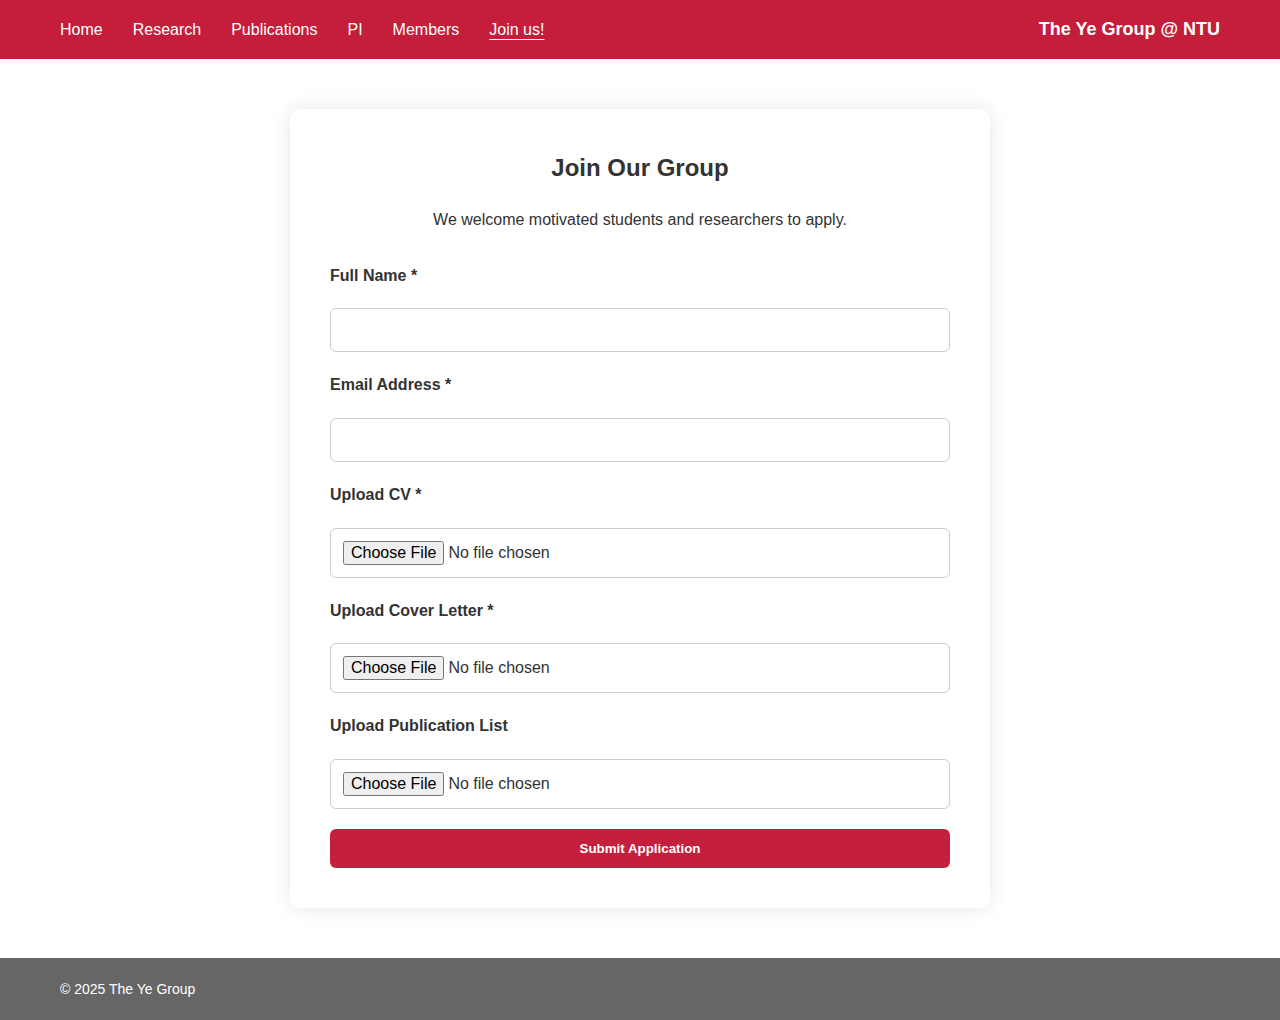
<file: join.html>
<!DOCTYPE html>
<html lang="en">
<head>
  <meta charset="UTF-8" />
  <meta name="viewport" content="width=device-width, initial-scale=1.0"/>
  <title>Join Us | The Ye Group @ NTU</title>
  <link rel="stylesheet" href="Chunchun.css"/>
</head>
<body>

  <!-- Header -->
  <header class="header">
    <div class="header-container">
      <nav>
        <ul class="nav-menu">
          <li><a href="index.html">Home</a></li>
          <li><a href="research.html">Research</a></li>
          <li><a href="publications.html">Publications</a></li>
          <li><a href="pi.html">PI</a></li>
          <li><a href="members.html">Members</a></li>
          <li><a href="join.html" aria-current="page">Join us!</a></li>
        </ul>
      </nav>
      <div class="logo">The Ye Group @ NTU</div>
    </div>
  </header>

  <!-- Join Us Form -->
  <main>
    <section class="application-form">
      <h2>Join Our Group</h2>
      <p>We welcome motivated students and researchers to apply.</p>
  
      <form id="applicationForm" enctype="multipart/form-data">
        <label for="fullName">Full Name *</label>
        <input type="text" id="fullName" name="fullName" required />
      
        <label for="email">Email Address *</label>
        <input type="email" id="email" name="email" required />
      
        <label for="cv">Upload CV *</label>
        <input type="file" id="cv" name="cv" accept=".pdf,.doc,.docx" required />
      
        <label for="coverLetter">Upload Cover Letter *</label>
        <input type="file" id="coverLetter" name="coverLetter" accept=".pdf,.doc,.docx" />
      
        <label for="pubs">Upload Publication List</label>
        <input type="file" id="pubs" name="pubs" accept=".pdf,.doc,.docx" />
      
        <button type="submit">Submit Application</button>
<p id="uploadNotice" style="display:none; color: #555; margin-top: 10px;">
  Uploading may take a few seconds. Please wait until you see a confirmation message.
</p>

      </form>
      
  
      <div id="thankYouMessage" style="display: none; text-align: center; margin-top: 40px;">
        <h3>Thank you for applying!</h3>
        <p>We’ll review your application and get back to you soon.</p>
        <button onclick="goBack()">Go Back</button>
      </div>
    </section>
  </main>
  

  <footer class="footer">
    <div class="footer-container">
      <div class="copyright">© 2025 The Ye Group</div>
    </div>
  </footer>

  <script src="join.js"></script>
</body>
</html>
</file>
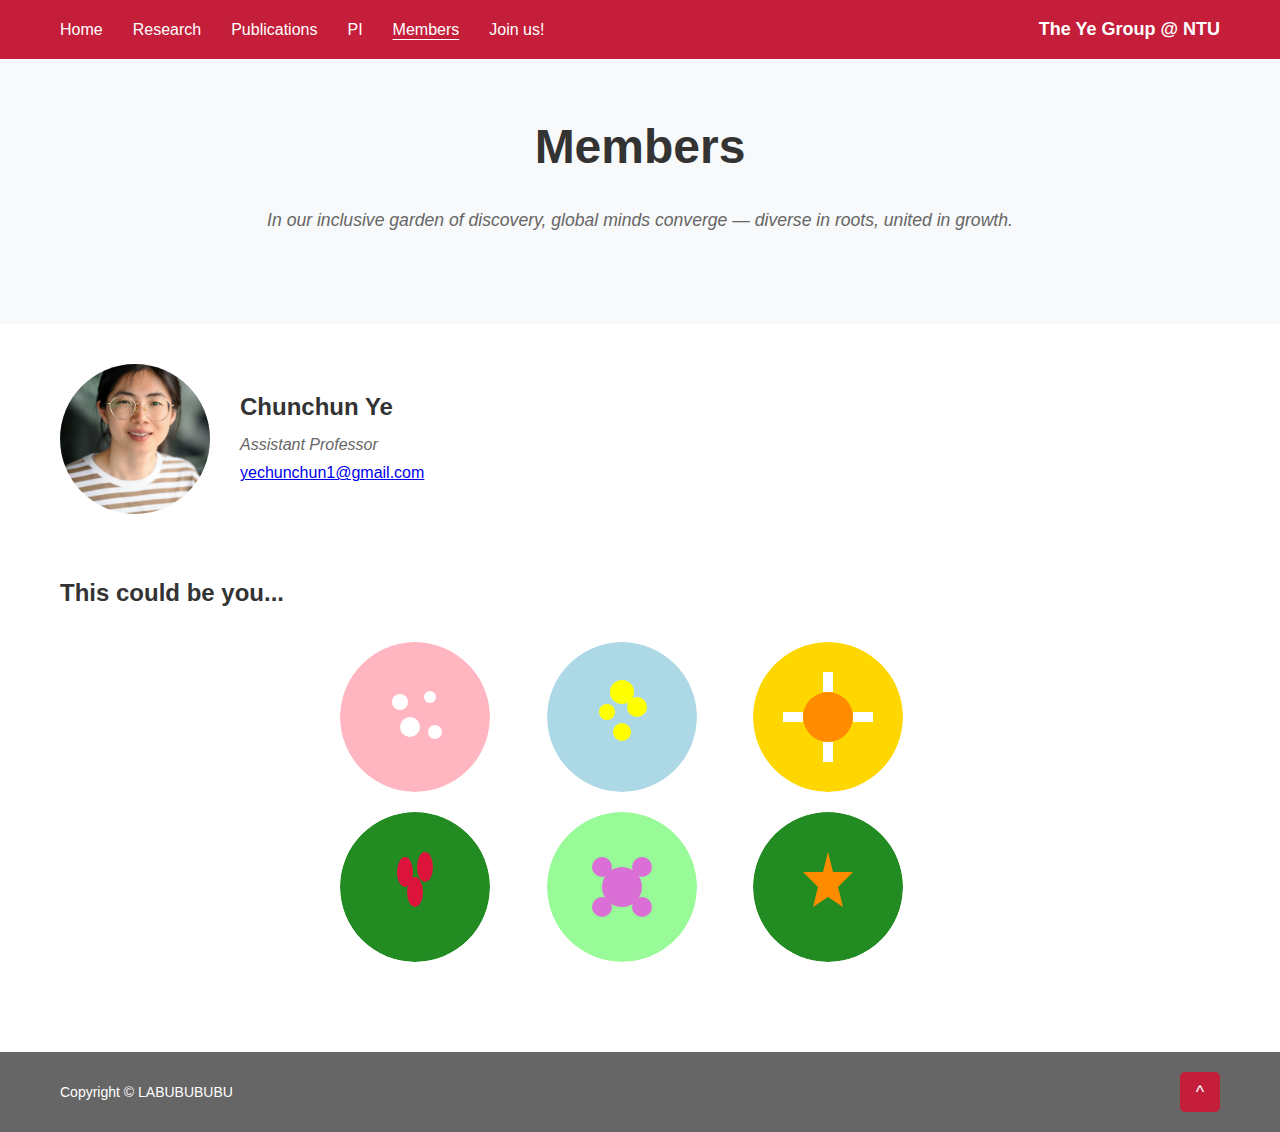
<file: members.html>
<!DOCTYPE html>
<html lang="en">
<head>
  <meta charset="UTF-8" />
  <meta name="viewport" content="width=device-width, initial-scale=1.0"/>
  <title>Members | The Ye Group @ NTU</title>
  <link rel="stylesheet" href="Chunchun.css"/>
</head>
<body>

  <!-- Header & Navigation -->
  <header class="header">
    <div class="header-container">
      <nav aria-label="Primary">
        <ul class="nav-menu">
          <li><a href="index.html">Home</a></li>
          <li><a href="research.html">Research</a></li>
          <li><a href="publications.html">Publications</a></li>
          <li><a href="pi.html">PI</a></li>
          <li><a href="members.html" aria-current="page">Members</a></li>
          <li><a href="join.html">Join us!</a></li>
        </ul>
      </nav>
      <div class="logo">The Ye Group @ NTU</div>
    </div>
  </header>

  <!-- Members Page -->
  <section class="members-hero">
    <h1>Members</h1>
    <p class="members-quote">In our inclusive garden of discovery, global minds converge — diverse in roots, united in growth.</p>
  </section>

  <div class="content-section">
    <!-- Profile -->
    <div class="member-profile">
      <div class="member-photo">
        <!-- Use your real image; change path if it's inside /images -->
        <img src="chunchun.JPG" alt="Chunchun Ye" />
      </div>
      <div class="member-info">
        <h2>Chunchun Ye</h2>
        <p><em>Assistant Professor</em></p>
        <p><a href="mailto:yechunchun1@gmail.com">yechunchun1@gmail.com</a></p>
      </div>
    </div>

    <!-- Future Members -->
    <div class="future-members">
      <h2>This could be you...</h2>
      <div class="flower-grid">
        <div class="flower-circle" style="background-image: url('data:image/svg+xml,<svg xmlns=&quot;http://www.w3.org/2000/svg&quot; viewBox=&quot;0 0 150 150&quot;><circle cx=&quot;75&quot; cy=&quot;75&quot; r=&quot;75&quot; fill=&quot;%23ffb6c1&quot;/><g fill=&quot;%23fff&quot;><circle cx=&quot;60&quot; cy=&quot;60&quot; r=&quot;8&quot;/><circle cx=&quot;90&quot; cy=&quot;55&quot; r=&quot;6&quot;/><circle cx=&quot;70&quot; cy=&quot;85&quot; r=&quot;10&quot;/><circle cx=&quot;95&quot; cy=&quot;90&quot; r=&quot;7&quot;/></g></svg>')"></div>
        <div class="flower-circle" style="background-image: url('data:image/svg+xml,<svg xmlns=&quot;http://www.w3.org/2000/svg&quot; viewBox=&quot;0 0 150 150&quot;><circle cx=&quot;75&quot; cy=&quot;75&quot; r=&quot;75&quot; fill=&quot;%23add8e6&quot;/><g fill=&quot;%23ffff00&quot;><circle cx=&quot;75&quot; cy=&quot;50&quot; r=&quot;12&quot;/><circle cx=&quot;60&quot; cy=&quot;70&quot; r=&quot;8&quot;/><circle cx=&quot;90&quot; cy=&quot;65&quot; r=&quot;10&quot;/><circle cx=&quot;75&quot; cy=&quot;90&quot; r=&quot;9&quot;/></g></svg>')"></div>
        <div class="flower-circle" style="background-image: url('data:image/svg+xml,<svg xmlns=&quot;http://www.w3.org/2000/svg&quot; viewBox=&quot;0 0 150 150&quot;><circle cx=&quot;75&quot; cy=&quot;75&quot; r=&quot;75&quot; fill=&quot;%23ffd700&quot;/><circle cx=&quot;75&quot; cy=&quot;75&quot; r=&quot;25&quot; fill=&quot;%23ff8c00&quot;/><g fill=&quot;%23fff&quot;><rect x=&quot;70&quot; y=&quot;30&quot; width=&quot;10&quot; height=&quot;20&quot;/><rect x=&quot;70&quot; y=&quot;100&quot; width=&quot;10&quot; height=&quot;20&quot;/><rect x=&quot;30&quot; y=&quot;70&quot; width=&quot;20&quot; height=&quot;10&quot;/><rect x=&quot;100&quot; y=&quot;70&quot; width=&quot;20&quot; height=&quot;10&quot;/></g></svg>')"></div>
        <div class="flower-circle" style="background-image: url('data:image/svg+xml,<svg xmlns=&quot;http://www.w3.org/2000/svg&quot; viewBox=&quot;0 0 150 150&quot;><circle cx=&quot;75&quot; cy=&quot;75&quot; r=&quot;75&quot; fill=&quot;%23228b22&quot;/><g fill=&quot;%23dc143c&quot;><ellipse cx=&quot;65&quot; cy=&quot;60&quot; rx=&quot;8&quot; ry=&quot;15&quot;/><ellipse cx=&quot;85&quot; cy=&quot;55&quot; rx=&quot;8&quot; ry=&quot;15&quot;/><ellipse cx=&quot;75&quot; cy=&quot;80&quot; rx=&quot;8&quot; ry=&quot;15&quot;/></g></svg>')"></div>
        <div class="flower-circle" style="background-image: url('data:image/svg+xml,<svg xmlns=&quot;http://www.w3.org/2000/svg&quot; viewBox=&quot;0 0 150 150&quot;><circle cx=&quot;75&quot; cy=&quot;75&quot; r=&quot;75&quot; fill=&quot;%2398fb98&quot;/><g fill=&quot;%23da70d6&quot;><circle cx=&quot;75&quot; cy=&quot;75&quot; r=&quot;20&quot;/><circle cx=&quot;55&quot; cy=&quot;55&quot; r=&quot;10&quot;/><circle cx=&quot;95&quot; cy=&quot;55&quot; r=&quot;10&quot;/><circle cx=&quot;55&quot; cy=&quot;95&quot; r=&quot;10&quot;/><circle cx=&quot;95&quot; cy=&quot;95&quot; r=&quot;10&quot;/></g></svg>')"></div>
        <div class="flower-circle" style="background-image: url('data:image/svg+xml,<svg xmlns=&quot;http://www.w3.org/2000/svg&quot; viewBox=&quot;0 0 150 150&quot;><circle cx=&quot;75&quot; cy=&quot;75&quot; r=&quot;75&quot; fill=&quot;%23228b22&quot;/><g fill=&quot;%23ff8c00&quot;><polygon points=&quot;75,40 80,60 100,60 85,75 90,95 75,85 60,95 65,75 50,60 70,60&quot;/></g></svg>')"></div>
      </div>
    </div>
  </div>

  <!-- Footer -->
  <footer class="footer">
    <div class="footer-container">
      <div class="copyright">Copyright © LABUBUBUBU</div>
      <div class="back-to-top" role="button" tabindex="0" aria-label="Back to top">^</div>
    </div>
  </footer>

  <!-- JS (hybrid: highlights nav + back-to-top) -->
  <script src="Chunchun.js"></script>
</body>
</html>
</file>
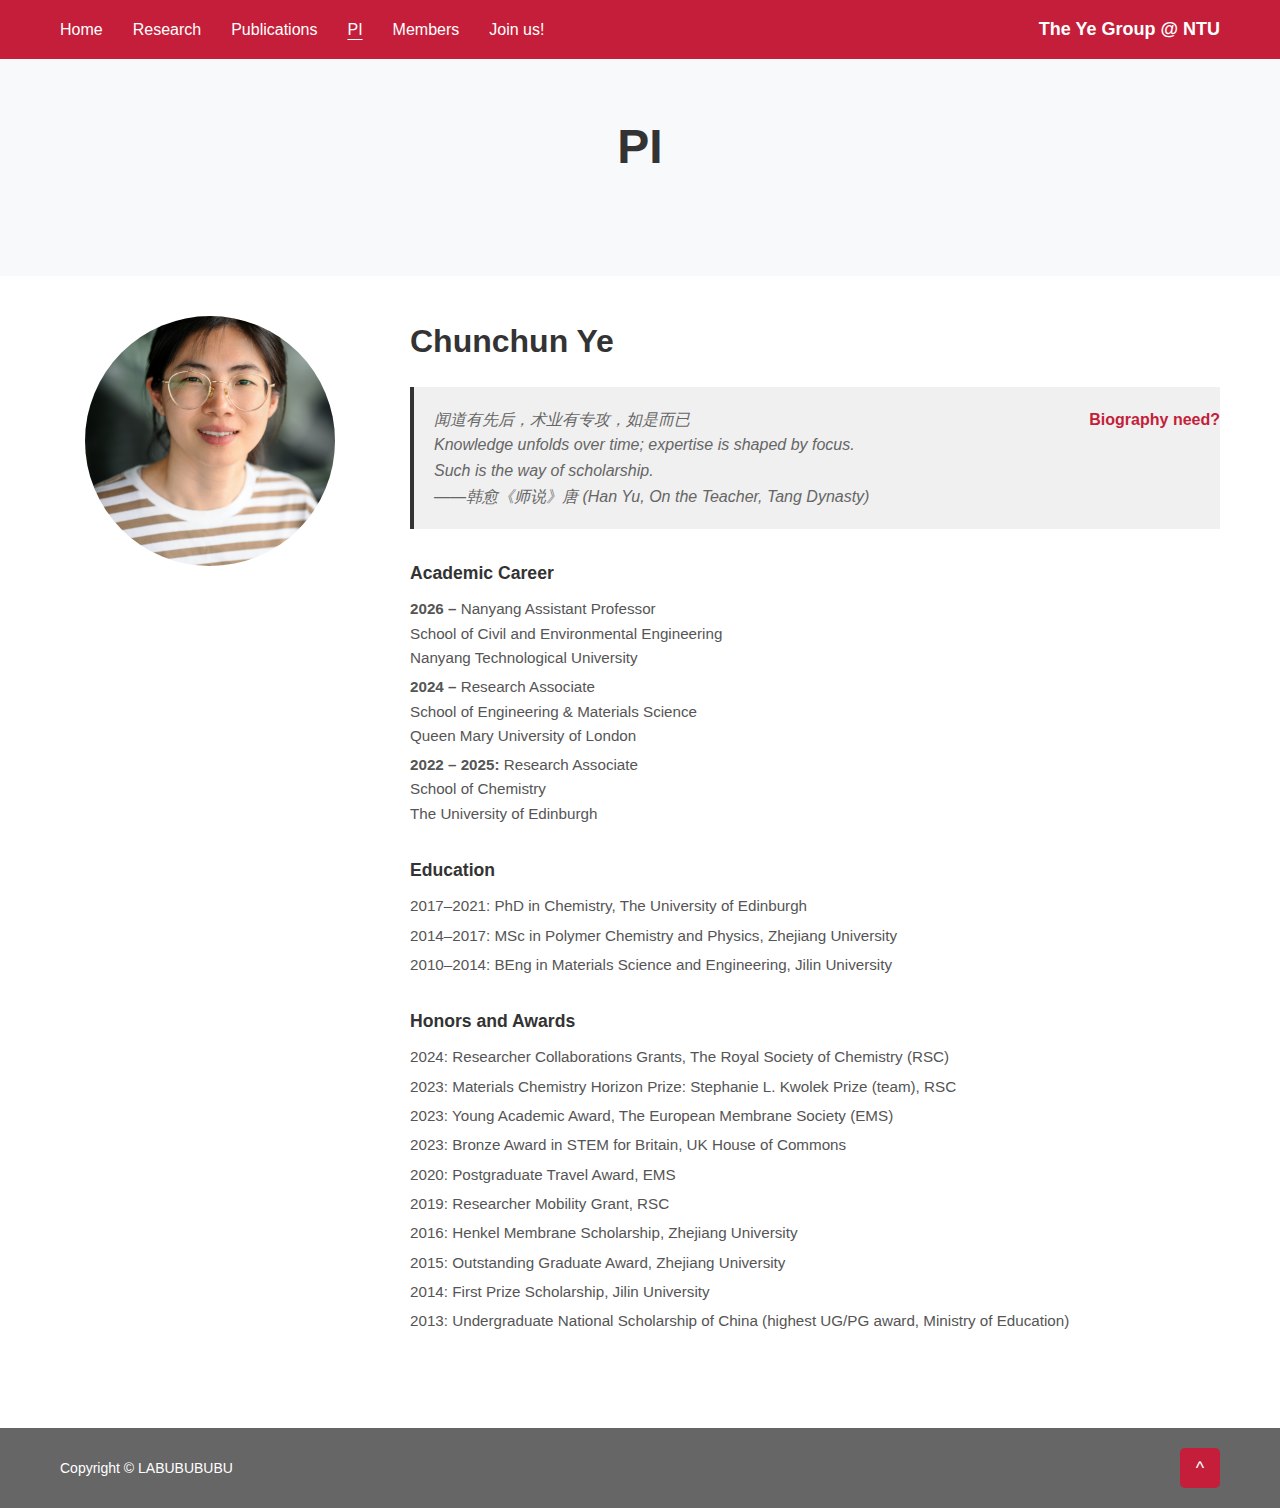
<file: pi.html>
<!DOCTYPE html>
<html lang="en">
<head>
  <meta charset="UTF-8" />
  <meta name="viewport" content="width=device-width, initial-scale=1.0"/>
  <title>PI | The Ye Group @ NTU</title>
  <link rel="stylesheet" href="Chunchun.css"/>
</head>
<body>

  <!-- Header & Navigation -->
  <header class="header">
    <div class="header-container">
      <nav aria-label="Primary">
        <ul class="nav-menu">
          <li><a href="index.html">Home</a></li>
          <li><a href="research.html">Research</a></li>
          <li><a href="publications.html">Publications</a></li>
          <li><a href="pi.html" aria-current="page">PI</a></li>
          <li><a href="members.html">Members</a></li>
          <li><a href="join.html">Join us!</a></li>
        </ul>
      </nav>
      <div class="logo">The Ye Group @ NTU</div>
    </div>
  </header>

  <!-- PI Page -->
  <section class="pi-hero">
    <h1>PI</h1>
  </section>

  <div class="content-section">
    <div class="pi-content">
      <div class="pi-photo" aria-hidden="true">
        <img
          src="chunchun.JPG" />
      </div>

      <div class="pi-info">
        <h2>Chunchun Ye</h2>
        <div class="biography-note">Biography need?</div>

        <div class="chinese-quote">
          闻道有先后，术业有专攻，如是而已<br>
          <em>Knowledge unfolds over time; expertise is shaped by focus.<br>
          Such is the way of scholarship.</em><br>
          ——韩愈《师说》唐 (Han Yu, <em>On the Teacher</em>, Tang Dynasty)
        </div>

        <div class="career-section">
          <h3>Academic Career</h3>
          <ul>
            <li><strong>2026 –</strong> Nanyang Assistant Professor<br>
              School of Civil and Environmental Engineering<br>
              Nanyang Technological University</li>
            <li><strong>2024 –</strong> Research Associate<br>
              School of Engineering &amp; Materials Science<br>
              Queen Mary University of London</li>
            <li><strong>2022 – 2025:</strong> Research Associate<br>
              School of Chemistry<br>
              The University of Edinburgh</li>
          </ul>
        </div>

        <div class="education-section">
          <h3>Education</h3>
          <ul>
            <li>2017–2021: PhD in Chemistry, The University of Edinburgh</li>
            <li>2014–2017: MSc in Polymer Chemistry and Physics, Zhejiang University</li>
            <li>2010–2014: BEng in Materials Science and Engineering, Jilin University</li>
          </ul>
        </div>

        <div class="awards-section">
          <h3>Honors and Awards</h3>
          <ul>
            <li>2024: Researcher Collaborations Grants, The Royal Society of Chemistry (RSC)</li>
            <li>2023: Materials Chemistry Horizon Prize: Stephanie L. Kwolek Prize (team), RSC</li>
            <li>2023: Young Academic Award, The European Membrane Society (EMS)</li>
            <li>2023: Bronze Award in STEM for Britain, UK House of Commons</li>
            <li>2020: Postgraduate Travel Award, EMS</li>
            <li>2019: Researcher Mobility Grant, RSC</li>
            <li>2016: Henkel Membrane Scholarship, Zhejiang University</li>
            <li>2015: Outstanding Graduate Award, Zhejiang University</li>
            <li>2014: First Prize Scholarship, Jilin University</li>
            <li>2013: Undergraduate National Scholarship of China (highest UG/PG award, Ministry of Education)</li>
          </ul>
        </div>
      </div>
    </div>
  </div>

  <!-- Footer -->
  <footer class="footer">
    <div class="footer-container">
      <div class="copyright">Copyright © LABUBUBUBU</div>
      <div class="back-to-top" role="button" tabindex="0" aria-label="Back to top">^</div>
    </div>
  </footer>

  <!-- JS (hybrid) -->
  <script src="Chunchun.js"></script>
</body>
</html>
</file>
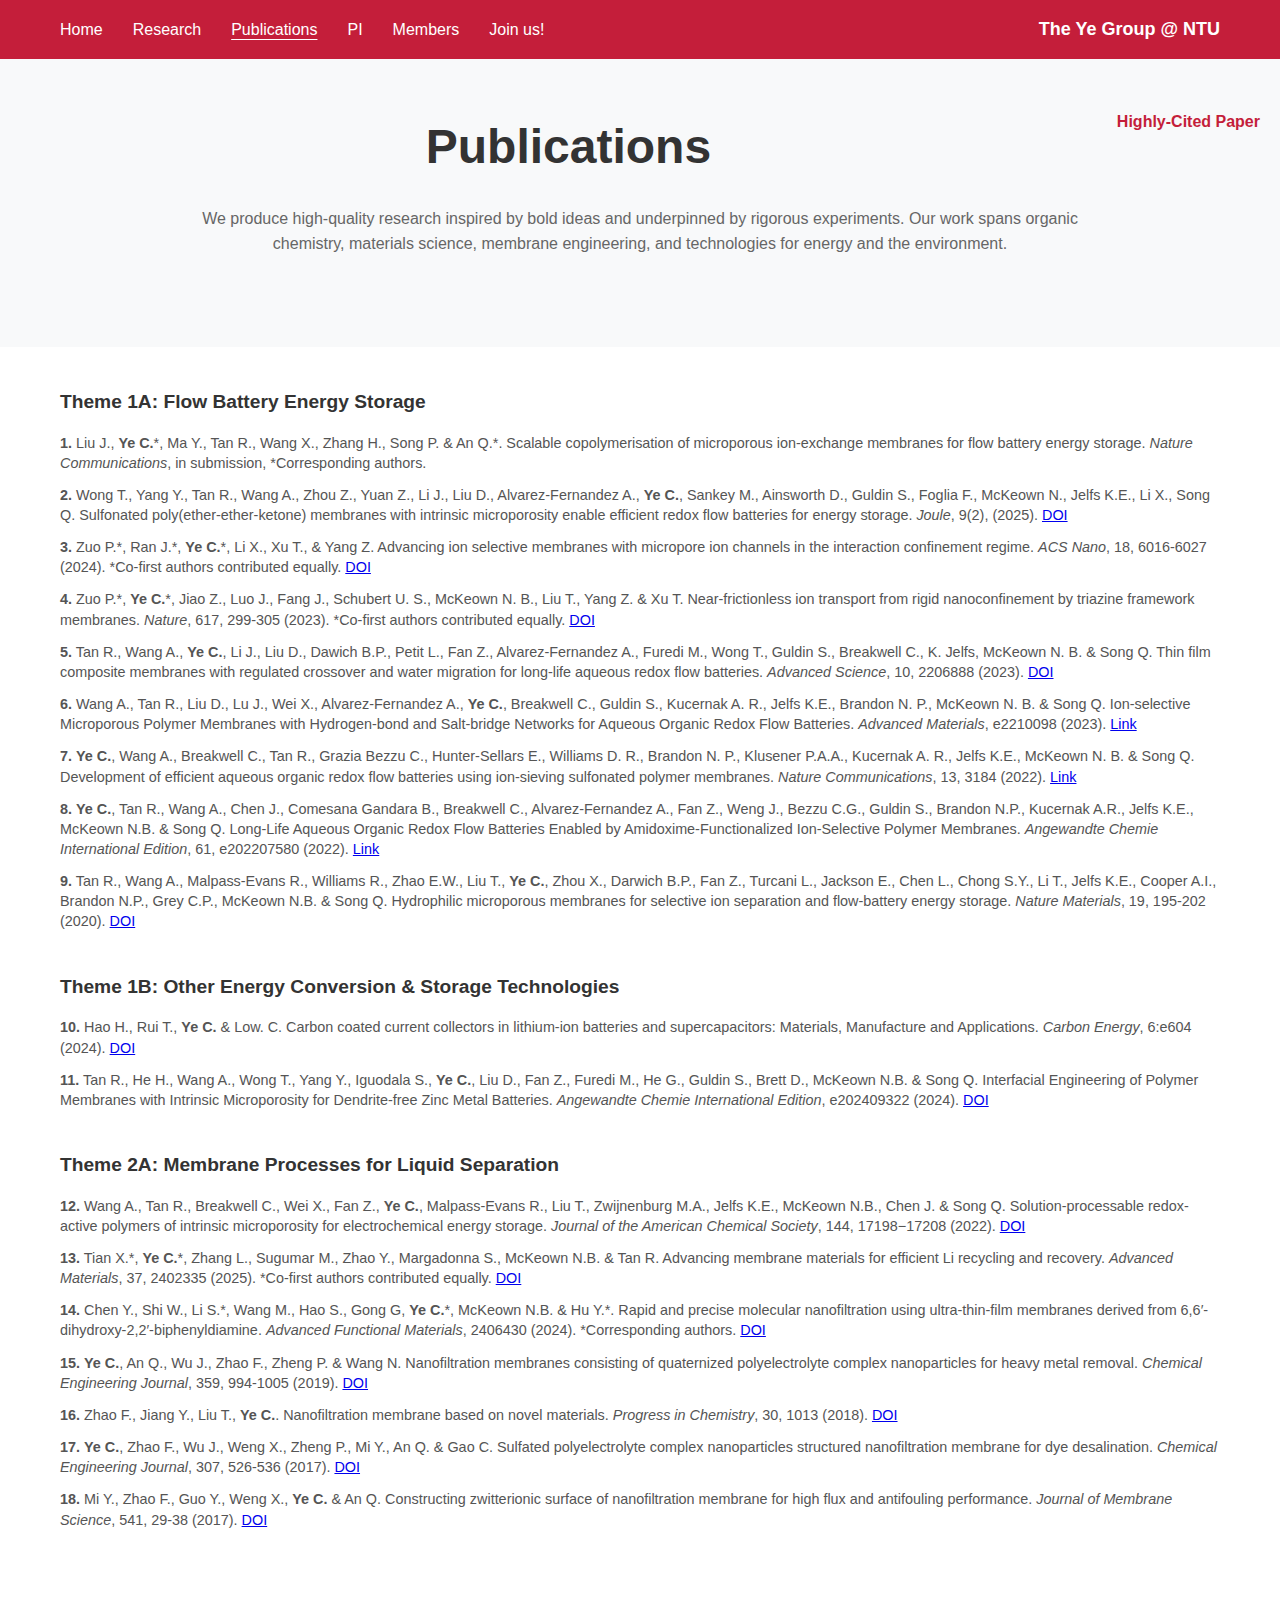
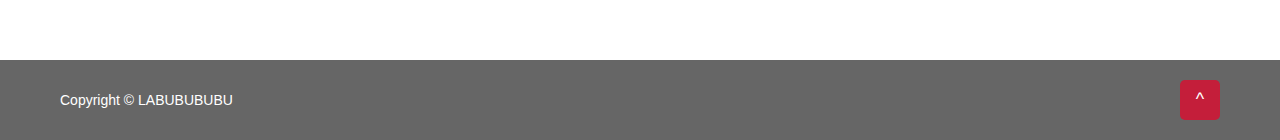
<file: publications.html>
<!DOCTYPE html>
<html lang="en">
<head>
  <meta charset="UTF-8" />
  <meta name="viewport" content="width=device-width, initial-scale=1.0"/>
  <title>Publications | The Ye Group @ NTU</title>
  <link rel="stylesheet" href="Chunchun.css"/>
</head>
<body>

  <!-- Header & Navigation -->
  <header class="header">
    <div class="header-container">
      <nav aria-label="Primary">
        <ul class="nav-menu">
          <li><a href="index.html">Home</a></li>
          <li><a href="research.html">Research</a></li>
          <li><a href="publications.html" aria-current="page">Publications</a></li>
          <li><a href="pi.html">PI</a></li>
          <li><a href="members.html">Members</a></li>
          <li><a href="join.html">Join us!</a></li>
        </ul>
      </nav>
      <div class="logo">The Ye Group @ NTU</div>
    </div>
  </header>

  <!-- Publications Hero -->
  <section class="publications-hero">
    <div class="highly-cited">Highly-Cited Paper</div>
    <h1>Publications</h1>
    <p class="pub-intro">
      We produce high-quality research inspired by bold ideas and underpinned by rigorous experiments.
      Our work spans organic chemistry, materials science, membrane engineering, and technologies for
      energy and the environment.
    </p>
  </section>

  <div class="content-section">

    <!-- Theme 1A -->
    <div class="pub-theme">
      <h2>Theme 1A: Flow Battery Energy Storage</h2>
      <ul class="pub-list">
        <li><strong>1.</strong> Liu J., <strong>Ye C.</strong>*, Ma Y., Tan R., Wang X., Zhang H., Song P. & An Q.*. Scalable copolymerisation of microporous ion-exchange membranes for flow battery energy storage. <em>Nature Communications</em>, in submission, *Corresponding authors.</li>
        <li><strong>2.</strong> Wong T., Yang Y., Tan R., Wang A., Zhou Z., Yuan Z., Li J., Liu D., Alvarez-Fernandez A., <strong>Ye C.</strong>, Sankey M., Ainsworth D., Guldin S., Foglia F., McKeown N., Jelfs K.E., Li X., Song Q. Sulfonated poly(ether-ether-ketone) membranes with intrinsic microporosity enable efficient redox flow batteries for energy storage. <em>Joule</em>, 9(2), (2025). <a href="https://doi.org/10.1016/j.joule.2024.11.012" target="_blank">DOI</a></li>
        <li><strong>3.</strong> Zuo P.*, Ran J.*, <strong>Ye C.</strong>*, Li X., Xu T., & Yang Z. Advancing ion selective membranes with micropore ion channels in the interaction confinement regime. <em>ACS Nano</em>, 18, 6016-6027 (2024). *Co-first authors contributed equally. <a href="https://doi.org/10.1021/acsnano.3c12616" target="_blank">DOI</a></li>
        <li><strong>4.</strong> Zuo P.*, <strong>Ye C.</strong>*, Jiao Z., Luo J., Fang J., Schubert U. S., McKeown N. B., Liu T., Yang Z. & Xu T. Near-frictionless ion transport from rigid nanoconfinement by triazine framework membranes. <em>Nature</em>, 617, 299-305 (2023). *Co-first authors contributed equally. <a href="https://doi.org/10.1038/s41586-023-05888-x" target="_blank">DOI</a></li>
        <li><strong>5.</strong> Tan R., Wang A., <strong>Ye C.</strong>, Li J., Liu D., Dawich B.P., Petit L., Fan Z., Alvarez-Fernandez A., Furedi M., Wong T., Guldin S., Breakwell C., K. Jelfs, McKeown N. B. & Song Q. Thin film composite membranes with regulated crossover and water migration for long-life aqueous redox flow batteries. <em>Advanced Science</em>, 10, 2206888 (2023). <a href="https://doi.org/10.1002/advs.202206888" target="_blank">DOI</a></li>
        <li><strong>6.</strong> Wang A., Tan R., Liu D., Lu J., Wei X., Alvarez-Fernandez A., <strong>Ye C.</strong>, Breakwell C., Guldin S., Kucernak A. R., Jelfs K.E., Brandon N. P., McKeown N. B. & Song Q. Ion-selective Microporous Polymer Membranes with Hydrogen-bond and Salt-bridge Networks for Aqueous Organic Redox Flow Batteries. <em>Advanced Materials</em>, e2210098 (2023). <a href="https://www.ncbi.nlm.nih.gov/pubmed/36634684" target="_blank">Link</a></li>
        <li><strong>7.</strong> <strong>Ye C.</strong>, Wang A., Breakwell C., Tan R., Grazia Bezzu C., Hunter-Sellars E., Williams D. R., Brandon N. P., Klusener P.A.A., Kucernak A. R., Jelfs K.E., McKeown N. B. & Song Q. Development of efficient aqueous organic redox flow batteries using ion-sieving sulfonated polymer membranes. <em>Nature Communications</em>, 13, 3184 (2022). <a href="https://www.ncbi.nlm.nih.gov/pubmed/35676263" target="_blank">Link</a></li>
        <li><strong>8.</strong> <strong>Ye C.</strong>, Tan R., Wang A., Chen J., Comesana Gandara B., Breakwell C., Alvarez-Fernandez A., Fan Z., Weng J., Bezzu C.G., Guldin S., Brandon N.P., Kucernak A.R., Jelfs K.E., McKeown N.B. & Song Q. Long-Life Aqueous Organic Redox Flow Batteries Enabled by Amidoxime-Functionalized Ion-Selective Polymer Membranes. <em>Angewandte Chemie International Edition</em>, 61, e202207580 (2022). <a href="https://www.ncbi.nlm.nih.gov/pubmed/35876472" target="_blank">Link</a></li>
        <li><strong>9.</strong> Tan R., Wang A., Malpass-Evans R., Williams R., Zhao E.W., Liu T., <strong>Ye C.</strong>, Zhou X., Darwich B.P., Fan Z., Turcani L., Jackson E., Chen L., Chong S.Y., Li T., Jelfs K.E., Cooper A.I., Brandon N.P., Grey C.P., McKeown N.B. & Song Q. Hydrophilic microporous membranes for selective ion separation and flow-battery energy storage. <em>Nature Materials</em>, 19, 195-202 (2020). <a href="https://doi.org/10.1038/s41563-019-0536-8" target="_blank">DOI</a></li>
      </ul>
    </div>

    <!-- Theme 1B -->
    <div class="pub-theme">
      <h2>Theme 1B: Other Energy Conversion & Storage Technologies</h2>
      <ul class="pub-list">
        <li><strong>10.</strong> Hao H., Rui T., <strong>Ye C.</strong> & Low. C. Carbon coated current collectors in lithium-ion batteries and supercapacitors: Materials, Manufacture and Applications. <em>Carbon Energy</em>, 6:e604 (2024). <a href="https://doi.org/10.1002/cey2.604" target="_blank">DOI</a></li>
        <li><strong>11.</strong> Tan R., He H., Wang A., Wong T., Yang Y., Iguodala S., <strong>Ye C.</strong>, Liu D., Fan Z., Furedi M., He G., Guldin S., Brett D., McKeown N.B. & Song Q. Interfacial Engineering of Polymer Membranes with Intrinsic Microporosity for Dendrite-free Zinc Metal Batteries. <em>Angewandte Chemie International Edition</em>, e202409322 (2024). <a href="https://doi.org/10.1002/anie.202409322" target="_blank">DOI</a></li>
      </ul>
    </div>

    <!-- Theme 2A -->
    <div class="pub-theme">
      <h2>Theme 2A: Membrane Processes for Liquid Separation</h2>
      <ul class="pub-list">
        <li><strong>12.</strong> Wang A., Tan R., Breakwell C., Wei X., Fan Z., <strong>Ye C.</strong>, Malpass-Evans R., Liu T., Zwijnenburg M.A., Jelfs K.E., McKeown N.B., Chen J. & Song Q. Solution-processable redox-active polymers of intrinsic microporosity for electrochemical energy storage. <em>Journal of the American Chemical Society</em>, 144, 17198−17208 (2022). <a href="https://doi.org/10.1021/jacs.2c07575" target="_blank">DOI</a></li>
        <li><strong>13.</strong> Tian X.*, <strong>Ye C.</strong>*, Zhang L., Sugumar M., Zhao Y., Margadonna S., McKeown N.B. & Tan R. Advancing membrane materials for efficient Li recycling and recovery. <em>Advanced Materials</em>, 37, 2402335 (2025). *Co-first authors contributed equally. <a href="https://doi.org/10.1002/adma.202402335" target="_blank">DOI</a></li>
        <li><strong>14.</strong> Chen Y., Shi W., Li S.*, Wang M., Hao S., Gong G, <strong>Ye C.</strong>*, McKeown N.B. & Hu Y.*. Rapid and precise molecular nanofiltration using ultra-thin-film membranes derived from 6,6′-dihydroxy-2,2′-biphenyldiamine. <em>Advanced Functional Materials</em>, 2406430 (2024). *Corresponding authors. <a href="https://doi.org/10.1002/adfm.202406430" target="_blank">DOI</a></li>
        <li><strong>15.</strong> <strong>Ye C.</strong>, An Q., Wu J., Zhao F., Zheng P. & Wang N. Nanofiltration membranes consisting of quaternized polyelectrolyte complex nanoparticles for heavy metal removal. <em>Chemical Engineering Journal</em>, 359, 994-1005 (2019). <a href="https://doi.org/10.1016/j.cej.2018.11.085" target="_blank">DOI</a></li>
        <li><strong>16.</strong> Zhao F., Jiang Y., Liu T., <strong>Ye C.</strong>. Nanofiltration membrane based on novel materials. <em>Progress in Chemistry</em>, 30, 1013 (2018). <a href="http://doi.org/10.7536/pc171104" target="_blank">DOI</a></li>
        <li><strong>17.</strong> <strong>Ye C.</strong>, Zhao F., Wu J., Weng X., Zheng P., Mi Y., An Q. & Gao C. Sulfated polyelectrolyte complex nanoparticles structured nanofiltration membrane for dye desalination. <em>Chemical Engineering Journal</em>, 307, 526-536 (2017). <a href="https://doi.org/10.1016/j.cej.2016.08.122" target="_blank">DOI</a></li>
        <li><strong>18.</strong> Mi Y., Zhao F., Guo Y., Weng X., <strong>Ye C.</strong> & An Q. Constructing zwitterionic surface of nanofiltration membrane for high flux and antifouling performance. <em>Journal of Membrane Science</em>, 541, 29-38 (2017). <a href="https://doi.org/10.1016/j.memsci.2017.06.091" target="_blank">DOI</a></li>
      </ul>
    </div>
  </div>

  <!-- Footer -->
  <footer class="footer">
    <div class="footer-container">
      <div class="copyright">Copyright © LABUBUBUBU</div>
      <div class="back-to-top">^</div>
    </div>
  </footer>

  <script src="Chunchun.js"></script>
</body>
</html>
</file>
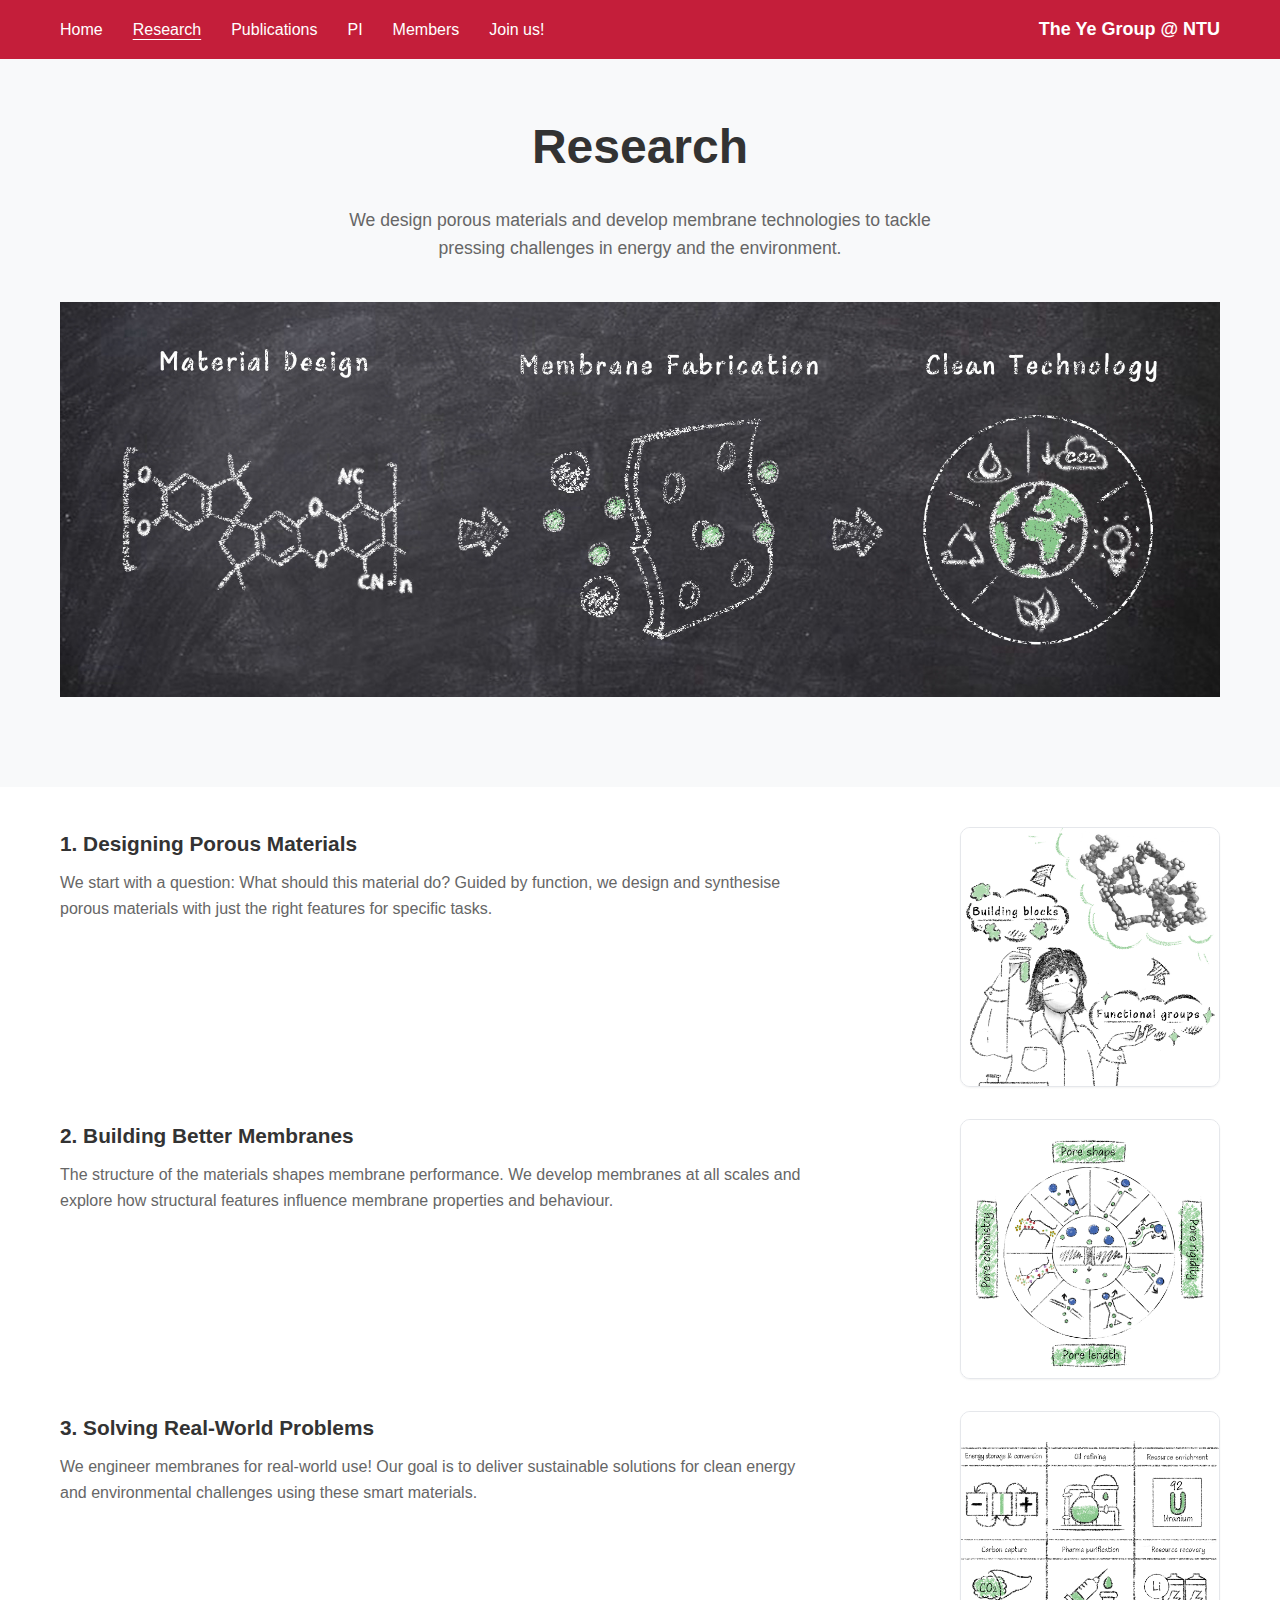
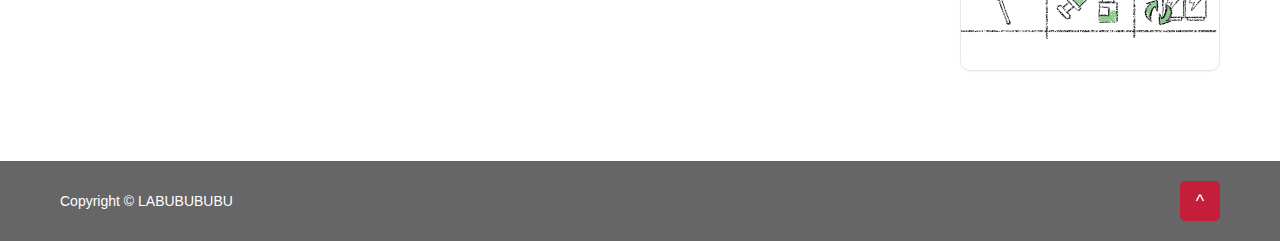
<file: research.html>
<!DOCTYPE html>
<html lang="en">
<head>
  <meta charset="UTF-8" />
  <meta name="viewport" content="width=device-width, initial-scale=1.0"/>
  <title>Research | The Ye Group @ NTU</title>
  <link rel="stylesheet" href="Chunchun.css"/>
</head>
<body>

  <!-- Header & Navigation -->
  <header class="header">
    <div class="header-container">
      <nav aria-label="Primary">
        <ul class="nav-menu">
          <li><a href="index.html">Home</a></li>
          <li><a href="research.html" aria-current="page">Research</a></li>
          <li><a href="publications.html">Publications</a></li>
          <li><a href="pi.html">PI</a></li>
          <li><a href="members.html">Members</a></li>
          <li><a href="join.html">Join us!</a></li>
        </ul>
      </nav>
      <div class="logo">The Ye Group @ NTU</div>
    </div>
  </header>

  <!-- Research Content -->
  <section class="research-hero">
    <h1>Research</h1>
    <p>
      We design porous materials and develop membrane technologies to tackle
      pressing challenges in energy and the environment.
    </p>

    <!-- Replace diagram with image -->
    <div class="research-main">
      <img src="researchmain.jpeg" alt="Research overview" class="research-main"/>
    </div>
  </section>

  <div class="content-section">

    <!-- Three aligned rows: text (left) + image (right) -->
    <div class="research-rows">
  
      <div class="research-row">
        <div class="research-item">
          <h2>1. Designing Porous Materials</h2>
          <p>We start with a question: What should this material do? Guided by
            function, we design and synthesise porous materials with just the right
            features for specific tasks.</p>
        </div>
        <img src="research3.jpeg" alt="Designing porous materials" class="research-thumb">
      </div>
  
      <div class="research-row">
        <div class="research-item">
          <h2>2. Building Better Membranes</h2>
          <p>The structure of the materials shapes membrane performance. We develop
            membranes at all scales and explore how structural features influence
            membrane properties and behaviour.</p>
        </div>
        <img src="research2.jpeg" alt="Building better membranes" class="research-thumb">
      </div>
  
      <div class="research-row">
        <div class="research-item">
          <h2>3. Solving Real-World Problems</h2>
          <p>We engineer membranes for real-world use! Our goal is to deliver
            sustainable solutions for clean energy and environmental challenges using
            these smart materials.</p>
        </div>
        <img src="research1.jpeg" alt="Solving real-world problems" class="research-thumb">
      </div>
  
    </div>
  </div>
  

  <!-- Footer -->
  <footer class="footer">
    <div class="footer-container">
      <div class="copyright">
        Copyright © LABUBUBUBU
      </div>
      <div class="back-to-top">^</div>
    </div>
  </footer>

   <!-- Load your script last (or add defer in the head) -->
   <script src="Chunchun.js"></script>
</body>
</html>
</file>
<file: Chunchun.css>
* {
  margin: 0;
  padding: 0;
  box-sizing: border-box;
}

body {
  font-family: Arial, sans-serif;
  line-height: 1.6;
  color: #333;
}

/* Header */
.header {
  background-color: #c41e3a;
  color: white;
  padding: 15px 0;
}

.header-container {
  max-width: 1200px;
  margin: 0 auto;
  display: flex;
  justify-content: space-between;
  align-items: center;
  padding: 0 20px;
}

.nav-menu {
  display: flex;
  list-style: none;
  gap: 30px;
}

.nav-menu a {
  color: white;
  text-decoration: none;
  font-weight: 500;
  font-size: 16px;
  cursor: pointer;
  transition: opacity 0.3s;
}

.nav-menu a:hover {
  opacity: 0.8;
}

.nav-menu a.active,
.nav-menu a[aria-current="page"] {
  opacity: 1;
  text-decoration: underline;
  text-underline-offset: 4px;
}

.logo {
  font-size: 18px;
  font-weight: bold;
}

/* Page Container */
.page {
  display: block;
  min-height: calc(100vh - 60px);
}

/* Home Page */
.hero-section {
  position: relative;
  width: 100%;
  height: 600px; /* set fixed height for banner */
  overflow: hidden;
}

.hero-section img.hero-img {
  width: 100%;
  height: 100%;
  object-fit: cover; /* keeps proportions but crops edges if needed */
  display: block;
}

.hero-overlay {
  position: absolute;
  top: 50%;
  left: 50%;
  transform: translate(-50%, -50%);
  background: rgba(255, 255, 255, 0.85);
  padding: 25px 40px;
  border-radius: 10px;
  text-align: center;
}





.hero-title {
  font-size: 2.5rem;
  font-weight: bold;
  margin-bottom: 15px;
  color: #333;
}

.hero-subtitle {
  font-size: 1.3rem;
  font-style: italic;
  color: #666;
  margin-bottom: 0;
}

/* Content sections */
.content-section {
  max-width: 1200px;
  margin: 0 auto;
  padding: 40px 20px;
}

.welcome-text {
  margin-bottom: 30px;
}

.welcome-text h2 {
  font-size: 1.2rem;
  margin-bottom: 15px;
  color: #333;
}

.welcome-text p {
  line-height: 1.7;
  color: #555;
  text-align: justify;
}

/* Lab News */
.lab-news {
  margin-top: 50px;
}

.lab-news h2 {
  font-size: 1.5rem;
  font-weight: bold;
  margin-bottom: 20px;
  color: #333;
}

.news-grid {
  display: grid;
  grid-template-columns: repeat(3, 1fr);
  gap: 20px;
  margin-bottom: 30px;
}

.news-box {
  background-color: #c0c0c0;
  height: 120px;
  border: 2px solid #999;
}

/* Footer */
.footer {
  background-color: #666;
  color: white;
  padding: 20px 0;
  margin-top: 50px;
}

.footer-container {
  max-width: 1200px;
  margin: 0 auto;
  padding: 0 20px;
  display: flex;
  justify-content: space-between;
  align-items: center;
}

.ntu-logo {
  display: flex;
  align-items: center;
  gap: 10px;
}

.ntu-logo-img {
  width: 60px;
  height: 60px;
  background: #c41e3a;
  display: flex;
  align-items: center;
  justify-content: center;
  color: white;
  font-weight: bold;
  font-size: 12px;
  text-align: center;
  line-height: 1.2;
}

.copyright {
  font-size: 14px;
}

.back-to-top {
  background: #c41e3a;
  color: white;
  width: 40px;
  height: 40px;
  border-radius: 5px;
  display: flex;
  align-items: center;
  justify-content: center;
  cursor: pointer;
  font-size: 18px;
  transition: filter 0.2s, transform 0.1s;
}

.back-to-top:hover { filter: brightness(0.95); }
.back-to-top:active { transform: translateY(1px); }

/* Research Page */
.research-hero {
  text-align: center;
  padding: 50px 20px;
  background: #f8f9fa;
}

.research-hero h1 {
  font-size: 3rem;
  margin-bottom: 20px;
  color: #333;
}

.research-hero p {
  font-size: 1.1rem;
  color: #666;
  max-width: 600px;
  margin: 0 auto 40px;
}

.research-diagram {
  background: #333;
  color: white;
  padding: 30px;
  margin: 40px 0;
  border-radius: 10px;
  display: flex;
  justify-content: space-between;
  align-items: center;
  text-align: center;
}

.diagram-step {
  flex: 1;
  padding: 20px;
}

.diagram-step h3 {
  font-size: 1.2rem;
  margin-bottom: 10px;
}

.arrow {
  font-size: 2rem;
  color: #ccc;
}

.research-items {
  display: grid;
  grid-template-columns: 2fr 1fr;
  gap: 30px;
  align-items: start;
  margin: 30px 0;
}

.research-item {
  margin-bottom: 30px;
}

.research-item h2 {
  font-size: 1.3rem;
  color: #333;
  margin-bottom: 10px;
}

.research-item p {
  color: #666;
  line-height: 1.6;
}

.research-image {
  background-color: #c0c0c0;
  height: 120px;
  border: 2px solid #999;
  margin-bottom: 20px;
}

/* Publications Page */
.publications-hero {
  text-align: center;
  padding: 50px 20px;
  background: #f8f9fa;
}

.publications-hero h1 {
  font-size: 3rem;
  margin-bottom: 20px;
  color: #333;
}

.highly-cited {
  color: #c41e3a;
  font-weight: bold;
  float: right;
  margin-bottom: 20px;
}

.pub-intro {
  max-width: 900px;
  margin: 0 auto 40px;
  color: #666;
  line-height: 1.6;
}

.pub-theme {
  margin-bottom: 40px;
}

.pub-theme h2 {
  color: #333;
  font-size: 1.2rem;
  margin-bottom: 15px;
}

.pub-list {
  list-style: none;
}

.pub-list li {
  margin-bottom: 12px;
  font-size: 0.9rem;
  line-height: 1.4;
  color: #555;
}

/* PI Page */
.pi-hero {
  text-align: center;
  padding: 50px 20px;
  background: #f8f9fa;
}

.pi-hero h1 {
  font-size: 3rem;
  margin-bottom: 40px;
  color: #333;
}

.pi-content {
  display: grid;
  grid-template-columns: 300px 1fr;
  gap: 50px;
  align-items: start;
}

.pi-photo {
  width: 250px;
  height: 250px;
  border-radius: 50%;
  overflow: hidden;
  margin: 0 auto;
}

.pi-photo img {
  width: 100%;
  height: 100%;
  object-fit: cover;
}

.pi-info h2 {
  font-size: 2rem;
  margin-bottom: 20px;
  color: #333;
}

.chinese-quote {
  font-style: italic;
  margin: 20px 0;
  padding: 20px;
  background: #f0f0f0;
  border-left: 4px solid #333;
  color: #666;
}

.biography-note {
  color: #c41e3a;
  font-weight: bold;
  float: right;
  margin-top: 20px;
}

.career-section, .education-section, .awards-section {
  margin-top: 30px;
}

.career-section h3, .education-section h3, .awards-section h3 {
  color: #333;
  margin-bottom: 10px;
  font-size: 1.1rem;
}

.career-section ul, .education-section ul, .awards-section ul {
  list-style: none;
}

.career-section li, .education-section li, .awards-section li {
  margin-bottom: 5px;
  color: #555;
  font-size: 0.95rem;
}

/* Members Page */
.members-hero {
  text-align: center;
  padding: 50px 20px;
  background: #f8f9fa;
}

.members-hero h1 {
  font-size: 3rem;
  margin-bottom: 20px;
  color: #333;
}

.members-quote {
  font-style: italic;
  color: #666;
  margin-bottom: 40px;
  font-size: 1.1rem;
}

.member-profile {
  display: flex;
  align-items: center;
  gap: 30px;
  margin-bottom: 50px;
  max-width: 600px;
}

.member-photo {
  width: 150px;
  height: 150px;
  border-radius: 50%;
  overflow: hidden;
  flex-shrink: 0;
}

.member-photo img {
  width: 100%;
  height: 100%;
  object-fit: cover;
}

.member-info h2 {
  font-size: 1.5rem;
  margin-bottom: 5px;
  color: #333;
}

.member-info p {
  color: #666;
  margin-bottom: 3px;
}

.future-members {
  margin-top: 60px;
}

.future-members h2 {
  font-size: 1.5rem;
  margin-bottom: 30px;
  color: #333;
}

.flower-grid {
  display: grid;
  grid-template-columns: repeat(3, 1fr);
  gap: 20px;
  max-width: 600px;
  margin: 0 auto;
}

.flower-circle {
  width: 150px;
  height: 150px;
  border-radius: 50%;
  overflow: hidden;
  background-size: cover;
  background-position: center;
}

/* Join Us Page */
.join-hero {
  background: #f8f9fa;
  color: #333;
  text-align: center;
  padding: 50px 20px;
}

.join-hero h1 {
  font-size: 3rem;
  margin-bottom: 20px;
}

.join-content {
  max-width: 800px;
  margin: 0 auto;
  padding: 40px 20px;
}

.join-intro {
  font-size: 1.1rem;
  line-height: 1.6;
  margin-bottom: 30px;
  text-align: center;
}

.positions {
  display: flex;
  gap: 30px;
  justify-content: center;
  margin: 40px 0;
  flex-wrap: wrap;
}

.position-item {
  background: #fff;
  border: 1px solid #e5e7eb;
  border-radius: 12px;
  padding: 20px 24px;
  text-align: center;
  box-shadow: 0 1px 2px rgba(0,0,0,0.04);
}

.contact-info {
  background: #f8f9fa;
  padding: 30px;
  border-radius: 10px;
  margin-top: 40px;
}

.contact-info h2 {
  color: #333;
  margin-bottom: 15px;
}

.contact-info p {
  color: #666;
  line-height: 1.6;
}

/* Responsive */
@media (max-width: 768px) {
  .nav-menu {
      display: none;
  }

  .hero-title {
      font-size: 1.8rem;
  }

  .news-grid {
      grid-template-columns: 1fr;
  }

  .research-items {
      grid-template-columns: 1fr;
  }

  .pi-content {
      grid-template-columns: 1fr;
      text-align: center;
  }

  .positions {
      flex-direction: column;
      align-items: center;
  }

  .flower-grid {
      grid-template-columns: repeat(2, 1fr);
  }

  .join-hero h1,
  .pi-hero h1,
  .members-hero h1,
  .publications-hero h1,
  .research-hero h1 {
    font-size: 2.2rem;
  }
}


/* Research main hero image */
.research-main {
  width: 100%;
  max-width: 1000px;   /* limit width */
  margin: 0 auto 40px; /* center & spacing */
  display: block;
  border-radius: 10px; /* optional, makes edges smooth */
}

/* Right column research images */
.research-image {
  width: 100%;
  max-width: 300px;   /* controls image size */
  height: auto;       /* keeps correct aspect ratio */
  margin: 0 auto 20px;
  border: 2px solid #ddd;
  border-radius: 8px;
  display: block;
  object-fit: cover;  /* prevents distortion */
}

/* MAIN research hero image (smaller + centered) */
.research-main {
  max-width: 1500px;          /* adjust this down to 800/700 if you want even smaller */
  margin: 0 auto 40px;
  padding: 0 20px;           /* keeps some side breathing room on small screens */
}
.research-main img {
  width: 100%;
  height: auto;
  display: block;
  border-radius: 12px;
}

/* Rows that align each text section with its image */
.research-rows {
  display: grid;
  gap: 32px;                 /* space between the three rows */
}

.research-row {
  display: grid;
  grid-template-columns: 2fr 1fr;   /* text left, image right */
  gap: 30px;
  align-items: start;
}

.research-thumb {
  width: 100%;
  max-width: 260px;          /* final image size on desktop */
  height: auto;
  justify-self: end;         /* hugs the right edge neatly */
  border: 1px solid #e5e7eb;
  border-radius: 10px;
  box-shadow: 0 1px 2px rgba(0,0,0,.05);
}

/* Mobile: stack image under its text and make it a bit smaller */
@media (max-width: 768px) {
  .research-row {
    grid-template-columns: 1fr;
  }
  .research-thumb {
    max-width: 220px;
    justify-self: start;     /* sits under the text, left-aligned */
  }
}


/* ===================
   JOIN PAGE STYLING
=================== */

.join-section {
  max-width: 800px;
  margin: 60px auto;
  padding: 40px;
  background-color: #f9f9f9;
  border: 1px solid #ddd;
  border-radius: 12px;
  box-shadow: 0 4px 8px rgba(0,0,0,0.05);
}

.join-section h2 {
  font-size: 28px;
  color: #c41e3a;
  margin-bottom: 20px;
  text-align: center;
}

.join-section form {
  display: flex;
  flex-direction: column;
  gap: 20px;
}

.join-section label {
  font-weight: bold;
}

.join-section input[type="text"],
.join-section input[type="email"],
.join-section textarea,
.join-section input[type="file"] {
  padding: 10px;
  border: 1px solid #ccc;
  border-radius: 6px;
  font-size: 16px;
}

.join-section button[type="submit"] {
  background-color: #c41e3a;
  color: white;
  border: none;
  padding: 12px;
  font-size: 16px;
  cursor: pointer;
  border-radius: 6px;
  transition: background-color 0.3s ease;
}

.join-section button[type="submit"]:hover {
  background-color: #a3182e;
}

#joinThankYou {
  text-align: center;
  margin-top: 30px;
}

#joinThankYou h3 {
  color: #c41e3a;
}

.application-form {
  background: #fff;
  border-radius: 10px;
  padding: 40px;
  max-width: 700px;
  margin: 50px auto;
  box-shadow: 0 0 20px rgba(0, 0, 0, 0.1);
}

.application-form h2 {
  font-size: 24px;
  margin-bottom: 20px;
  text-align: center;
}

.application-form p {
  text-align: center;
  margin-bottom: 30px;
  font-size: 16px;
}

.application-form form {
  display: flex;
  flex-direction: column;
  gap: 20px;
}

.application-form label {
  font-weight: 600;
}

.application-form input[type="text"],
.application-form input[type="email"],
.application-form textarea,
.application-form input[type="file"] {
  width: 100%;
  padding: 12px;
  font-size: 16px;
  border-radius: 6px;
  border: 1px solid #ccc;
}

.application-form button {
  background: #c51f3e;
  color: #fff;
  font-weight: bold;
  padding: 12px;
  border: none;
  border-radius: 6px;
  cursor: pointer;
  transition: background 0.3s ease;
}

.application-form button:hover {
  background: #a81833;
}
</file>
